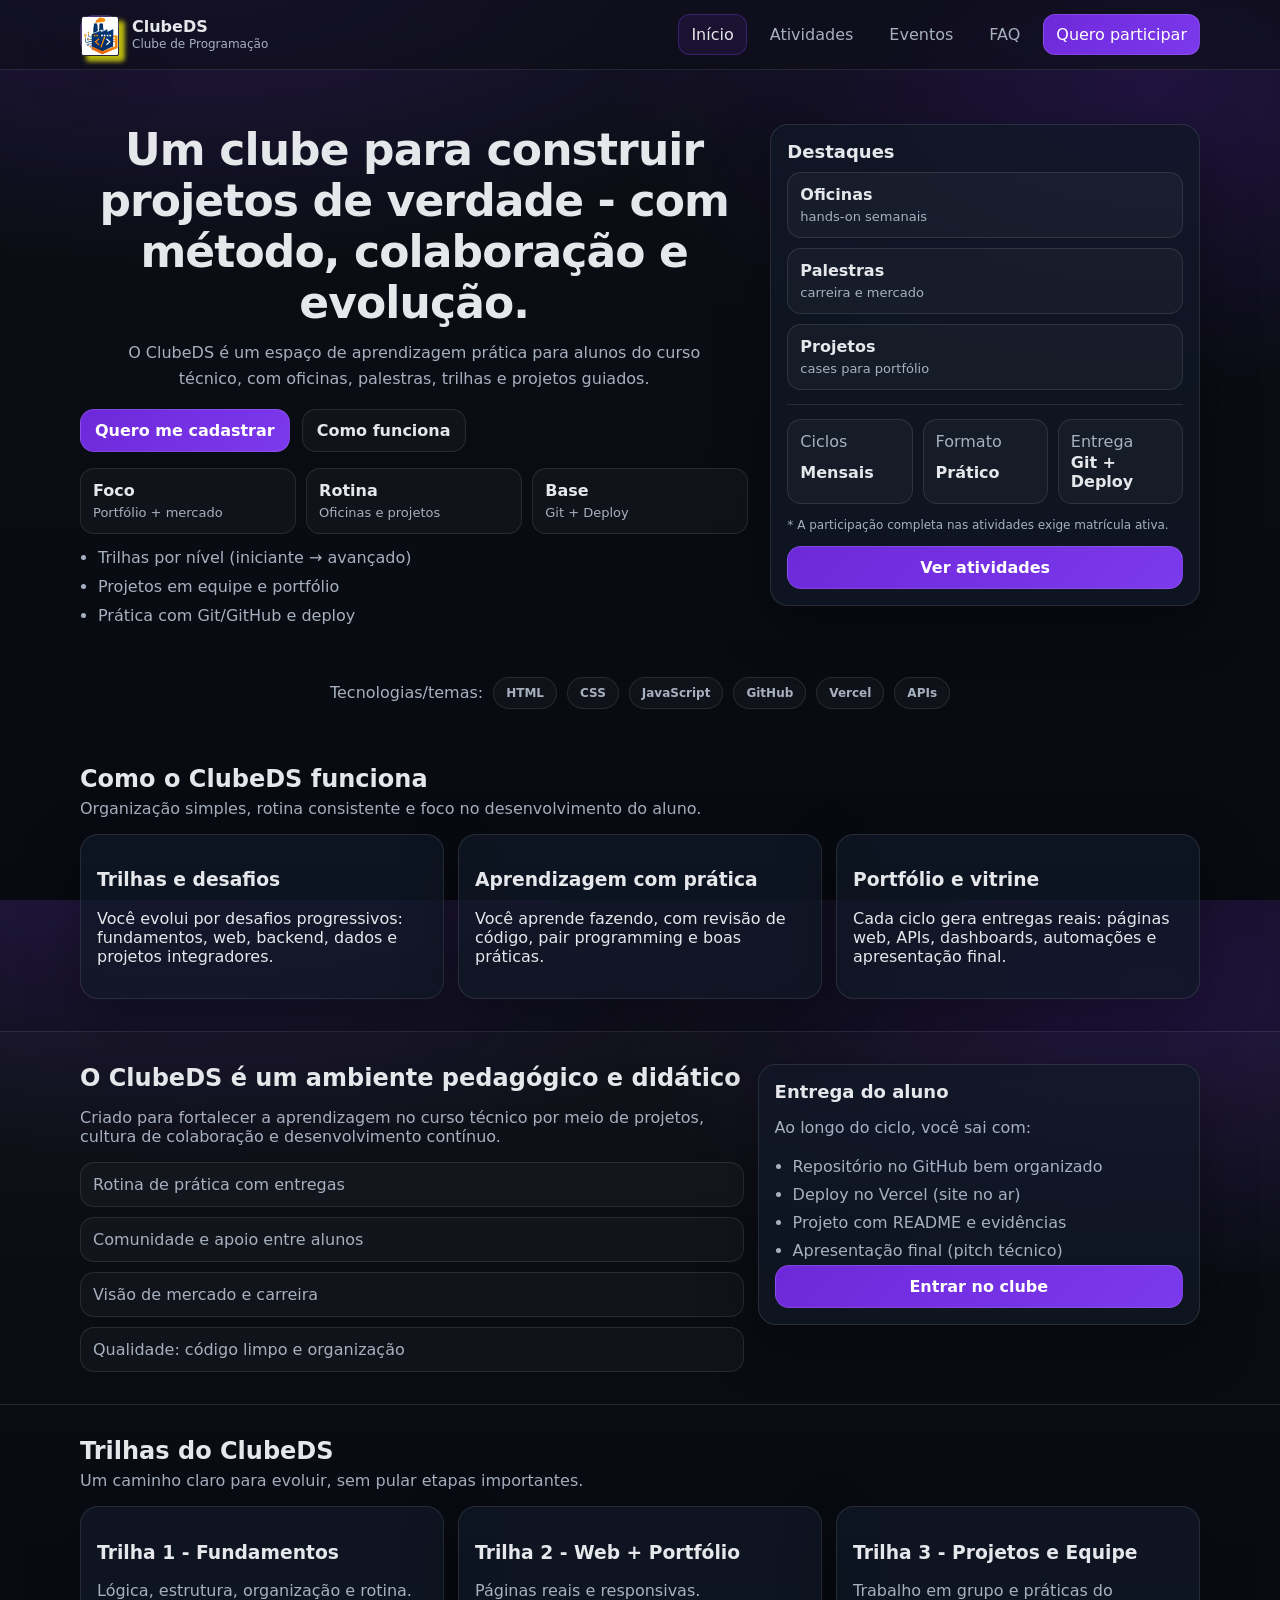
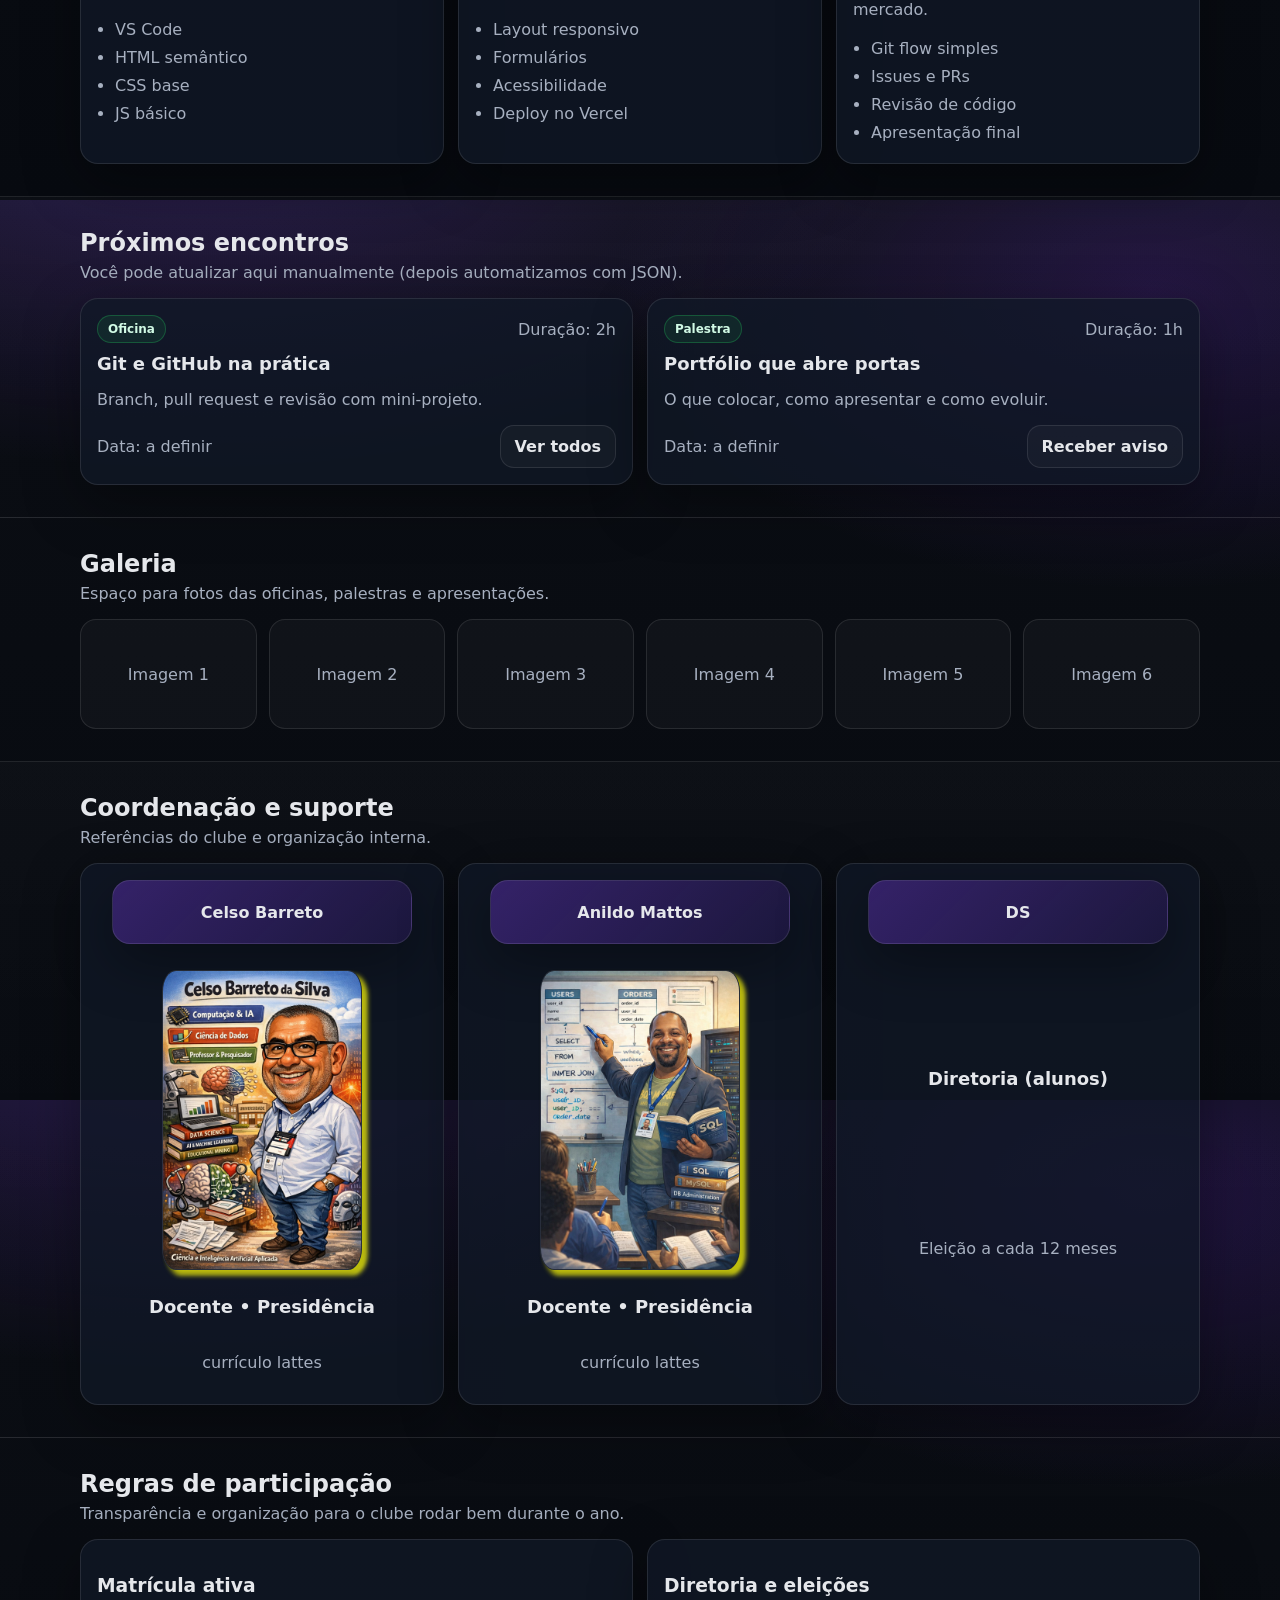
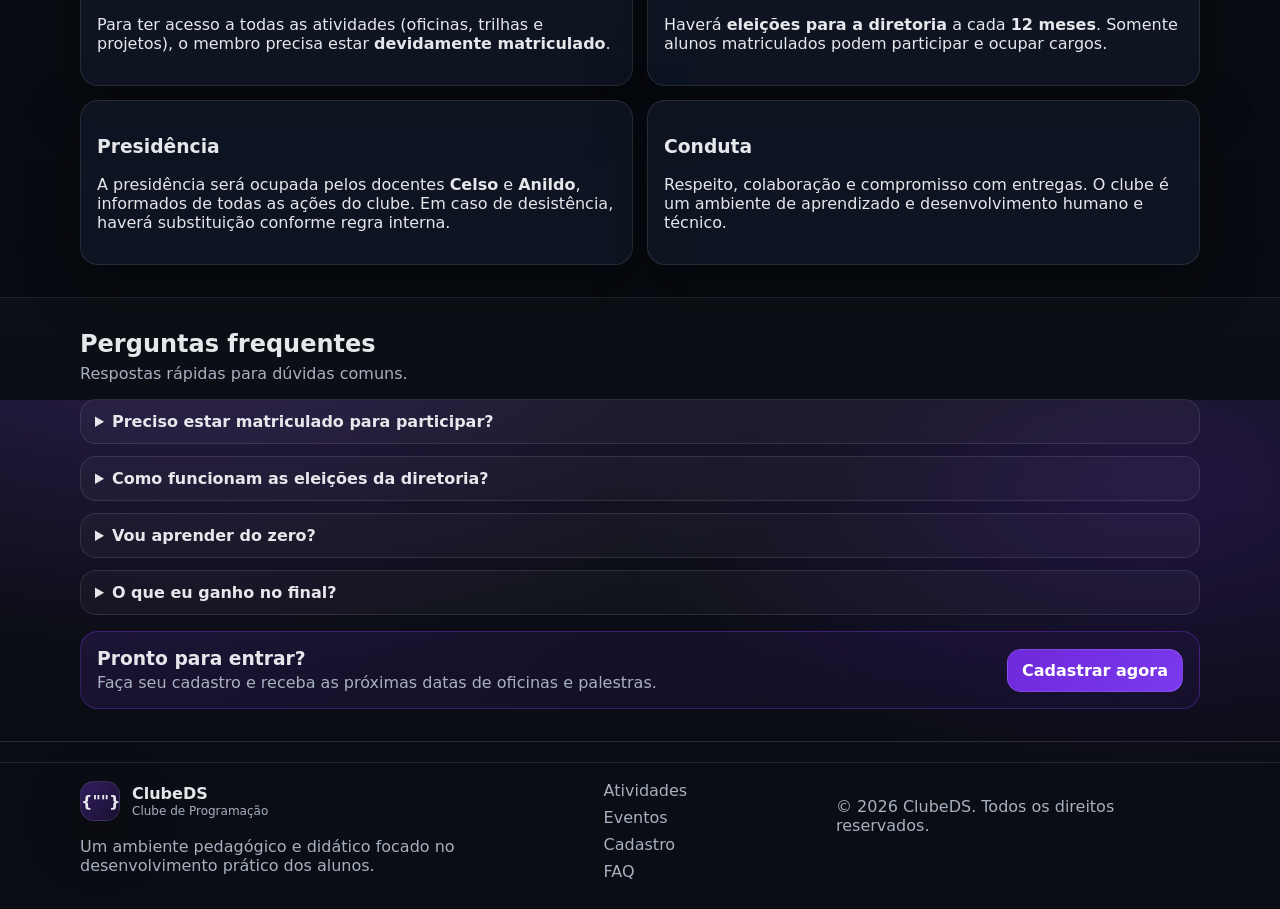
<file: index.html>
<!doctype html>
<html lang="pt-br">
<head>
  <meta charset="utf-8" />
  <meta name="viewport" content="width=device-width, initial-scale=1" />
  <title>ClubeDS — Clube de Programação</title>
  <meta name="description" content="Clube de programação para alunos matriculados — projetos, oficinas, palestras e desenvolvimento prático." />
  <link rel="stylesheet" href=" css/style.css" />
</head>

<body>
  <a class="skip" href="#conteudo">Pular para o conteúdo</a>

  <header class="header">
    <div class="container header__inner">
      <a class="brand" href="index.html" aria-label="Página inicial ClubeDS">
        <!--<span class="brand__logo" aria-hidden="true">{"</>"}</span>-->
        <span class="brand__logo" aria-hidden="true">
          <img src="img/logo2.png" alt="Logo ClubeDS">
        </span>
        <span class="brand__text">
          <strong>ClubeDS</strong>
          <small>Clube de Programação</small>
        </span>
      </a>

      <button class="nav__toggle" aria-label="Abrir menu" aria-expanded="false" data-menu-toggle>
        <span class="nav__toggle-lines" aria-hidden="true"></span>
      </button>

      <nav class="nav" data-menu>
        <a href="index.html" class="nav__link is-active">Início</a>
        <a href="atividades.html" class="nav__link">Atividades</a>
        <a href="eventos.html" class="nav__link">Eventos</a>
        <a href="#faq" class="nav__link">FAQ</a>
        <a href="cadastro.html" class="nav__link nav__cta">Quero participar</a>
      </nav>
    </div>
  </header>

  <main id="conteudo">
    <!-- HERO -->
    <section class="hero">
      <div class="container hero__grid">
        <div class="hero__content">
          <!--<p class="badge">Ambiente pedagógico • prática real • mentoria</p>-->
          <center>
          <h1>Um clube para construir projetos de verdade - com método, colaboração e evolução.</h1>
          <p class="hero__lead">
            O ClubeDS é um espaço de aprendizagem prática para alunos do curso técnico,
            com oficinas, palestras, trilhas e projetos guiados.
          </p>
          </center>
          <div class="hero__actions">
            <a class="btn btn--primary" href="cadastro.html">Quero me cadastrar</a>
            <a class="btn btn--ghost" href="#como-funciona">Como funciona</a>
          </div>

          <div class="hero__mini">
            <div class="mini">
              <strong>Foco</strong>
              <span>Portfólio + mercado</span>
            </div>
            <div class="mini">
              <strong>Rotina</strong>
              <span>Oficinas e projetos</span>
            </div>
            <div class="mini">
              <strong>Base</strong>
              <span>Git + Deploy</span>
            </div>
          </div>

          <ul class="hero__bullets">
            <li>Trilhas por nível (iniciante → avançado)</li>
            <li>Projetos em equipe e portfólio</li>
            <li>Prática com Git/GitHub e deploy</li>
          </ul>
        </div>

        <!-- CARD LATERAL -->
        <div class="hero__card">
          <div class="card">
            <h2 class="card__title">Destaques</h2>

            <div class="kpis">
              <div class="kpi">
                <strong>Oficinas</strong>
                <span>hands-on semanais</span>
              </div>
              <div class="kpi">
                <strong>Palestras</strong>
                <span>carreira e mercado</span>
              </div>
              <div class="kpi">
                <strong>Projetos</strong>
                <span>cases para portfólio</span>
              </div>
            </div>

            <hr class="sep" />

            <div class="stats">
              <div class="stat">
                <span class="muted">Ciclos</span>
                <strong>Mensais</strong>
              </div>
              <div class="stat">
                <span class="muted">Formato</span>
                <strong>Prático</strong>
              </div>
              <div class="stat">
                <span class="muted">Entrega</span>
                <strong>Git + Deploy</strong>
              </div>
            </div>

            <p class="muted tiny">
              * A participação completa nas atividades exige matrícula ativa.
            </p>

            <a class="btn btn--primary btn--block" href="atividades.html">Ver atividades</a>
          </div>
        </div>
      </div>
    </section>

    <!-- MARCAS / PARCEIROS (placeholder) -->
    <section class="section section--thin">
      <div class="container">
        <div class="logos">
          <span class="muted">Tecnologias/temas:</span>
          <span class="logo-pill">HTML</span>
          <span class="logo-pill">CSS</span>
          <span class="logo-pill">JavaScript</span>
          <span class="logo-pill">GitHub</span>
          <span class="logo-pill">Vercel</span>
          <span class="logo-pill">APIs</span>
        </div>
      </div>
    </section>

    <!-- COMO FUNCIONA -->
    <section id="como-funciona" class="section">
      <div class="container">
        <header class="section__header">
          <h2>Como o ClubeDS funciona</h2>
          <p>Organização simples, rotina consistente e foco no desenvolvimento do aluno.</p>
        </header>

        <div class="grid grid--3">
          <article class="card">
            <h3>Trilhas e desafios</h3>
            <p>
              Você evolui por desafios progressivos: fundamentos, web, backend,
              dados e projetos integradores.
            </p>
          </article>

          <article class="card">
            <h3>Aprendizagem com prática</h3>
            <p>
              Você aprende fazendo, com revisão de código, pair programming e
              boas práticas.
            </p>
          </article>

          <article class="card">
            <h3>Portfólio e vitrine</h3>
            <p>
              Cada ciclo gera entregas reais: páginas web, APIs, dashboards,
              automações e apresentação final.
            </p>
          </article>
        </div>
      </div>
    </section>

    <!-- SOBRE / MISSÃO -->
    <section class="section section--alt">
      <div class="container">
        <div class="split">
          <div class="split__content">
            <h2>O ClubeDS é um ambiente pedagógico e didático</h2>
            <p class="muted">
              Criado para fortalecer a aprendizagem no curso técnico por meio de projetos,
              cultura de colaboração e desenvolvimento contínuo.
            </p>

            <div class="checks">
              <div class="check">Rotina de prática com entregas</div>
              <div class="check">Comunidade e apoio entre alunos</div>
              <div class="check">Visão de mercado e carreira</div>
              <div class="check">Qualidade: código limpo e organização</div>
            </div>
          </div>

          <div class="split__card card">
            <h3 class="card__title">Entrega do aluno</h3>
            <p class="muted">Ao longo do ciclo, você sai com:</p>
            <ul class="list">
              <li>Repositório no GitHub bem organizado</li>
              <li>Deploy no Vercel (site no ar)</li>
              <li>Projeto com README e evidências</li>
              <li>Apresentação final (pitch técnico)</li>
            </ul>
            <a class="btn btn--primary btn--block" href="cadastro.html">Entrar no clube</a>
          </div>
        </div>
      </div>
    </section>

    <!-- TRILHAS -->
    <section class="section">
      <div class="container">
        <header class="section__header">
          <h2>Trilhas do ClubeDS</h2>
          <p>Um caminho claro para evoluir, sem pular etapas importantes.</p>
        </header>

        <div class="grid grid--3">
          <article class="card">
            <h3>Trilha 1 - Fundamentos</h3>
            <p class="muted">Lógica, estrutura, organização e rotina.</p>
            <ul class="list">
              <li>VS Code</li>
              <li>HTML semântico</li>
              <li>CSS base</li>
              <li>JS básico</li>
            </ul>
          </article>

          <article class="card">
            <h3>Trilha 2 - Web + Portfólio</h3>
            <p class="muted">Páginas reais e responsivas.</p>
            <ul class="list">
              <li>Layout responsivo</li>
              <li>Formulários</li>
              <li>Acessibilidade</li>
              <li>Deploy no Vercel</li>
            </ul>
          </article>

          <article class="card">
            <h3>Trilha 3 - Projetos e Equipe</h3>
            <p class="muted">Trabalho em grupo e práticas do mercado.</p>
            <ul class="list">
              <li>Git flow simples</li>
              <li>Issues e PRs</li>
              <li>Revisão de código</li>
              <li>Apresentação final</li>
            </ul>
          </article>
        </div>
      </div>
    </section>

    <!-- CALENDÁRIO / PRÓXIMOS ENCONTROS (HOME) -->
    <section class="section section--alt">
      <div class="container">
        <header class="section__header">
          <h2>Próximos encontros</h2>
          <p>Você pode atualizar aqui manualmente (depois automatizamos com JSON).</p>
        </header>

        <div class="grid grid--2">
          <article class="card event">
            <div class="event__meta">
              <span class="pill">Oficina</span>
              <span class="muted">Duração: 2h</span>
            </div>
            <h3 class="card__title">Git e GitHub na prática</h3>
            <p class="muted">Branch, pull request e revisão com mini-projeto.</p>
            <div class="event__footer">
              <span class="muted">Data: a definir</span>
              <a class="btn btn--ghost" href="eventos.html">Ver todos</a>
            </div>
          </article>

          <article class="card event">
            <div class="event__meta">
              <span class="pill">Palestra</span>
              <span class="muted">Duração: 1h</span>
            </div>
            <h3 class="card__title">Portfólio que abre portas</h3>
            <p class="muted">O que colocar, como apresentar e como evoluir.</p>
            <div class="event__footer">
              <span class="muted">Data: a definir</span>
              <a class="btn btn--ghost" href="cadastro.html">Receber aviso</a>
            </div>
          </article>
        </div>
      </div>
    </section>

    <!-- GALERIA (HOME) -->
    <section class="section">
      <div class="container">
        <header class="section__header">
          <h2>Galeria</h2>
          <p>Espaço para fotos das oficinas, palestras e apresentações.</p>
        </header>

        <div class="gallery">
          <div class="gallery__item">Imagem 1</div>
          <div class="gallery__item">Imagem 2</div>
          <div class="gallery__item">Imagem 3</div>
          <div class="gallery__item">Imagem 4</div>
          <div class="gallery__item">Imagem 5</div>
          <div class="gallery__item">Imagem 6</div>
        </div>
      </div>
    </section>

    <!-- EQUIPE (HOME) -->
    <section class="section section--alt">
      <div class="container">
        <header class="section__header">
          <h2>Coordenação e suporte</h2>
          <p>Referências do clube e organização interna.</p>
        </header>

        <div class="grid grid--3">
          <article class="card person">
            <div class="avatar" aria-hidden="true">Celso Barreto</div>
            <center> <p> <img src="img/celso2.jpg" alt="" width="200" height="300"></p></center>
            <h3 class="card__title">Docente • Presidência</h3>
            <a href="https://lattes.cnpq.br/1499121169077928" target="_blank"><p class="muted">currículo lattes</p></a>
          </article>

          <article class="card person">
            <div class="avatar" aria-hidden="false">Anildo Mattos</div>
            <center> <p> <img src="img/anildo.jpeg" alt="" width="200" height="300"></p></center>
            <h3 class="card__title">Docente • Presidência</h3>
            <a href="https://lattes.cnpq.br/8305975929277094" target="_blank"><p class="muted">currículo lattes</p></a>
          </article>

          <article class="card person">
            <div class="avatar" aria-hidden="true">DS</div>
            <h3 class="card__title">Diretoria (alunos)</h3>
            <p class="muted">Eleição a cada 12 meses</p>
          </article>
        </div>
      </div>
    </section>

    <!-- REGRAS (HOME) -->
    <section class="section">
      <div class="container">
        <header class="section__header">
          <h2>Regras de participação</h2>
          <p>Transparência e organização para o clube rodar bem durante o ano.</p>
        </header>

        <div class="grid grid--2">
          <div class="card">
            <h3>Matrícula ativa</h3>
            <p>
              Para ter acesso a todas as atividades (oficinas, trilhas e projetos),
              o membro precisa estar <strong>devidamente matriculado</strong>.
            </p>
          </div>

          <div class="card">
            <h3>Diretoria e eleições</h3>
            <p>
              Haverá <strong>eleições para a diretoria</strong> a cada <strong>12 meses</strong>.
              Somente alunos matriculados podem participar e ocupar cargos.
            </p>
          </div>

          <div class="card">
            <h3>Presidência</h3>
            <p>
              A presidência será ocupada pelos docentes <strong>Celso</strong> e <strong>Anildo</strong>,
              informados de todas as ações do clube. Em caso de desistência, haverá substituição conforme regra interna.
            </p>
          </div>

          <div class="card">
            <h3>Conduta</h3>
            <p>
              Respeito, colaboração e compromisso com entregas. O clube é um ambiente
              de aprendizado e desenvolvimento humano e técnico.
            </p>
          </div>
        </div>
      </div>
    </section>

    <!-- FAQ -->
    <section id="faq" class="section section--alt">
      <div class="container">
        <header class="section__header">
          <h2>Perguntas frequentes</h2>
          <p>Respostas rápidas para dúvidas comuns.</p>
        </header>

        <div class="faq">
          <details class="faq__item">
            <summary>Preciso estar matriculado para participar?</summary>
            <p class="muted">Para acesso completo às atividades, sim. Você pode acompanhar comunicados, mas a participação integral exige matrícula ativa.</p>
          </details>

          <details class="faq__item">
            <summary>Como funcionam as eleições da diretoria?</summary>
            <p class="muted">A cada 12 meses. Apenas alunos matriculados podem participar do processo e ocupar cargos.</p>
          </details>

          <details class="faq__item">
            <summary>Vou aprender do zero?</summary>
            <p class="muted">Sim. As trilhas começam do básico e evoluem por projetos, sem pular fundamentos.</p>
          </details>

          <details class="faq__item">
            <summary>O que eu ganho no final?</summary>
            <p class="muted">Um portfólio com projetos publicados (deploy), repositórios organizados e vivência de práticas do mercado.</p>
          </details>
        </div>

        <div class="cta">
          <div class="cta__content">
            <h3>Pronto para entrar?</h3>
            <p>Faça seu cadastro e receba as próximas datas de oficinas e palestras.</p>
          </div>
          <a class="btn btn--primary" href="cadastro.html">Cadastrar agora</a>
        </div>
      </div>
    </section>
  </main>

  <footer class="footer">
    <div class="container footer__grid">
      <div>
        <div class="brand brand--footer">
          <span class="brand__logo" aria-hidden="true">{"</>"}</span>
          <span class="brand__text">
            <strong>ClubeDS</strong>
            <small>Clube de Programação</small>
          </span>
        </div>
        <p class="muted">
          Um ambiente pedagógico e didático focado no desenvolvimento prático dos alunos.
        </p>
      </div>

      <div class="footer__links">
        <a href="atividades.html">Atividades</a>
        <a href="eventos.html">Eventos</a>
        <a href="cadastro.html">Cadastro</a>
        <a href="#faq">FAQ</a>
      </div>

      <div class="footer__meta muted">
        <p>© <span data-year></span> ClubeDS. Todos os direitos reservados.</p>
      </div>
    </div>
  </footer>

  <script src="js/main.js"></script>
</body>
</html>
</file>
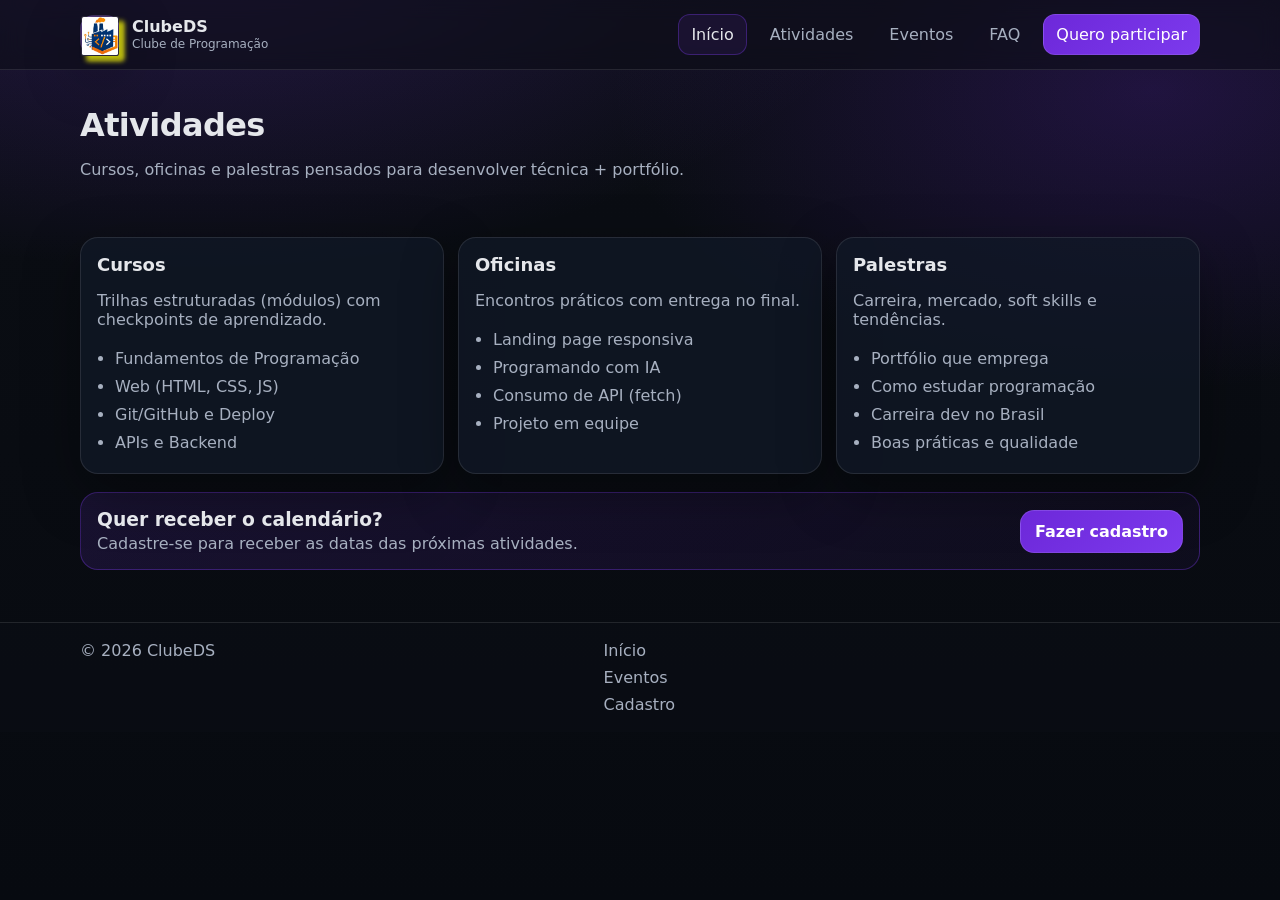
<file: atividades.html>
<!doctype html>
<html lang="pt-br">
<head>
  <meta charset="utf-8" />
  <meta name="viewport" content="width=device-width, initial-scale=1" />
  <title>Atividades — ClubeDS</title>
  <meta name="description" content="Cursos, oficinas e palestras do ClubeDS." />
  <link rel="stylesheet" href="css/style.css" />
</head>
<body>
  <header class="header">
    <div class="container header__inner">
      <a class="brand" href="index.html">
         <!--<span class="brand__logo" aria-hidden="true">{"</>"}</span>-->
        <span class="brand__logo" aria-hidden="true">
          <img src="img/logo2.png" alt="Logo ClubeDS">
        </span>
        <span class="brand__text"><strong>ClubeDS</strong><small>Clube de Programação</small></span>
      </a>

      <button class="nav__toggle" aria-label="Abrir menu" aria-expanded="false" data-menu-toggle>
        <span class="nav__toggle-lines" aria-hidden="true"></span>
      </button>

            <nav class="nav" data-menu>
        <a href="index.html" class="nav__link is-active">Início</a>
        <a href="atividades.html" class="nav__link">Atividades</a>
        <a href="eventos.html" class="nav__link">Eventos</a>
        <a href="#faq" class="nav__link">FAQ</a>
        <a href="cadastro.html" class="nav__link nav__cta">Quero participar</a>
      </nav>

    </div>
  </header>

  <main>
    <section class="pagehead">
      <div class="container">
        <h1>Atividades</h1>
        <p class="muted">Cursos, oficinas e palestras pensados para desenvolver técnica + portfólio.</p>
      </div>
    </section>

    <section class="section">
      <div class="container">
        <div class="grid grid--3">
          <article class="card">
            <h2 class="card__title">Cursos</h2>
            <p class="muted">Trilhas estruturadas (módulos) com checkpoints de aprendizado.</p>
            <ul class="list">
              <li>Fundamentos de Programação</li>
              <li>Web (HTML, CSS, JS)</li>
              <li>Git/GitHub e Deploy</li>
              <li>APIs e Backend</li>
            </ul>
          </article>

          <article class="card">
            <h2 class="card__title">Oficinas</h2>
            <p class="muted">Encontros práticos com entrega no final.</p>
            <ul class="list">
              <li>Landing page responsiva</li>
              <li>Programando com IA</li>
              <li>Consumo de API (fetch)</li>
              <li>Projeto em equipe</li>
            </ul>
          </article>

          <article class="card">
            <h2 class="card__title">Palestras</h2>
            <p class="muted">Carreira, mercado, soft skills e tendências.</p>
            <ul class="list">
              <li>Portfólio que emprega</li>
              <li>Como estudar programação</li>
              <li>Carreira dev no Brasil</li>
              <li>Boas práticas e qualidade</li>
            </ul>
          </article>
        </div>

        <div class="cta cta--compact">
          <div class="cta__content">
            <h3>Quer receber o calendário?</h3>
            <p>Cadastre-se para receber as datas das próximas atividades.</p>
          </div>
          <a class="btn btn--primary" href="cadastro.html">Fazer cadastro</a>
        </div>
      </div>
    </section>
  </main>

  <footer class="footer">
    <div class="container footer__grid">
      <div class="muted">© <span data-year></span> ClubeDS</div>
      <div class="footer__links">
        <a href="index.html">Início</a>
        <a href="eventos.html">Eventos</a>
        <a href="cadastro.html">Cadastro</a>
      </div>
    </div>
  </footer>

  <script src="js/main.js"></script>
</body>
</html>
</file>
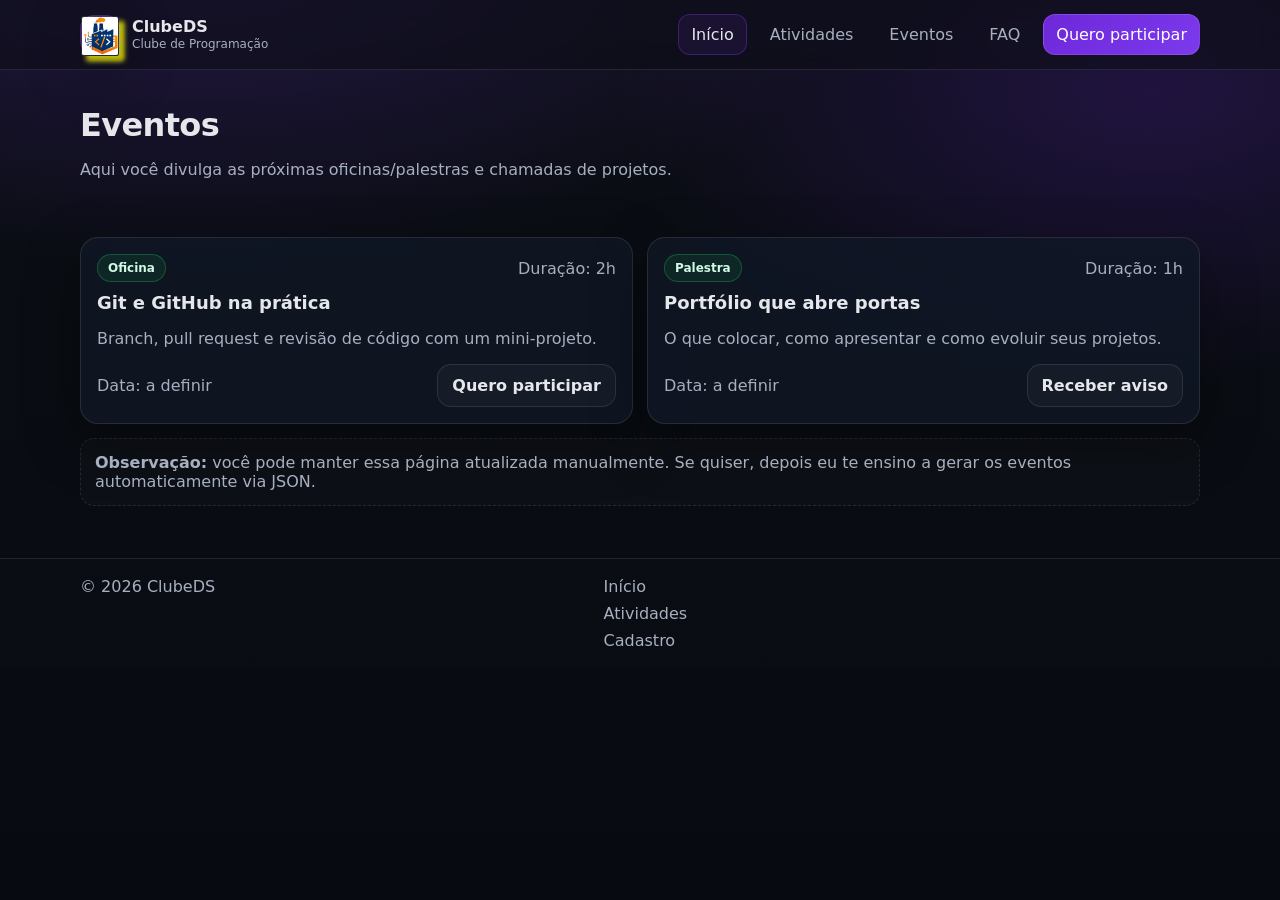
<file: eventos.html>
<!doctype html>
<html lang="pt-br">
<head>
  <meta charset="utf-8" />
  <meta name="viewport" content="width=device-width, initial-scale=1" />
  <title>Eventos — ClubeDS</title>
  <meta name="description" content="Calendário e próximos encontros do ClubeDS." />
  <link rel="stylesheet" href="css/style.css" />
</head>
<body>
  <header class="header">
    <div class="container header__inner">
      <a class="brand" href="index.html">
         <!--<span class="brand__logo" aria-hidden="true">{"</>"}</span>-->
        <span class="brand__logo" aria-hidden="true">
          <img src="img/logo2.png" alt="Logo ClubeDS">
        </span>
        <span class="brand__text"><strong>ClubeDS</strong><small>Clube de Programação</small></span>
      </a>

      <button class="nav__toggle" aria-label="Abrir menu" aria-expanded="false" data-menu-toggle>
        <span class="nav__toggle-lines" aria-hidden="true"></span>
      </button>

    <nav class="nav" data-menu>
        <a href="index.html" class="nav__link is-active">Início</a>
        <a href="atividades.html" class="nav__link">Atividades</a>
        <a href="eventos.html" class="nav__link">Eventos</a>
        <a href="#faq" class="nav__link">FAQ</a>
        <a href="cadastro.html" class="nav__link nav__cta">Quero participar</a>
      </nav>
    </div>
  </header>

  <main>
    <section class="pagehead">
      <div class="container">
        <h1>Eventos</h1>
        <p class="muted">Aqui você divulga as próximas oficinas/palestras e chamadas de projetos.</p>
      </div>
    </section>

    <section class="section">
      <div class="container">
        <div class="grid grid--2">
          <article class="card event">
            <div class="event__meta">
              <span class="pill">Oficina</span>
              <span class="muted">Duração: 2h</span>
            </div>
            <h2 class="card__title">Git e GitHub na prática</h2>
            <p class="muted">Branch, pull request e revisão de código com um mini-projeto.</p>
            <div class="event__footer">
              <span class="muted">Data: a definir</span>
              <a class="btn btn--ghost" href="cadastro.html">Quero participar</a>
            </div>
          </article>

          <article class="card event">
            <div class="event__meta">
              <span class="pill">Palestra</span>
              <span class="muted">Duração: 1h</span>
            </div>
            <h2 class="card__title">Portfólio que abre portas</h2>
            <p class="muted">O que colocar, como apresentar e como evoluir seus projetos.</p>
            <div class="event__footer">
              <span class="muted">Data: a definir</span>
              <a class="btn btn--ghost" href="cadastro.html">Receber aviso</a>
            </div>
          </article>
        </div>

        <div class="note">
          <strong>Observação:</strong> você pode manter essa página atualizada manualmente.
          Se quiser, depois eu te ensino a gerar os eventos automaticamente via JSON.
        </div>
      </div>
    </section>
  </main>

  <footer class="footer">
    <div class="container footer__grid">
      <div class="muted">© <span data-year></span> ClubeDS</div>
      <div class="footer__links">
        <a href="index.html">Início</a>
        <a href="atividades.html">Atividades</a>
        <a href="cadastro.html">Cadastro</a>
      </div>
    </div>
  </footer>

  <script src="js/main.js"></script>
</body>
</html>
</file>
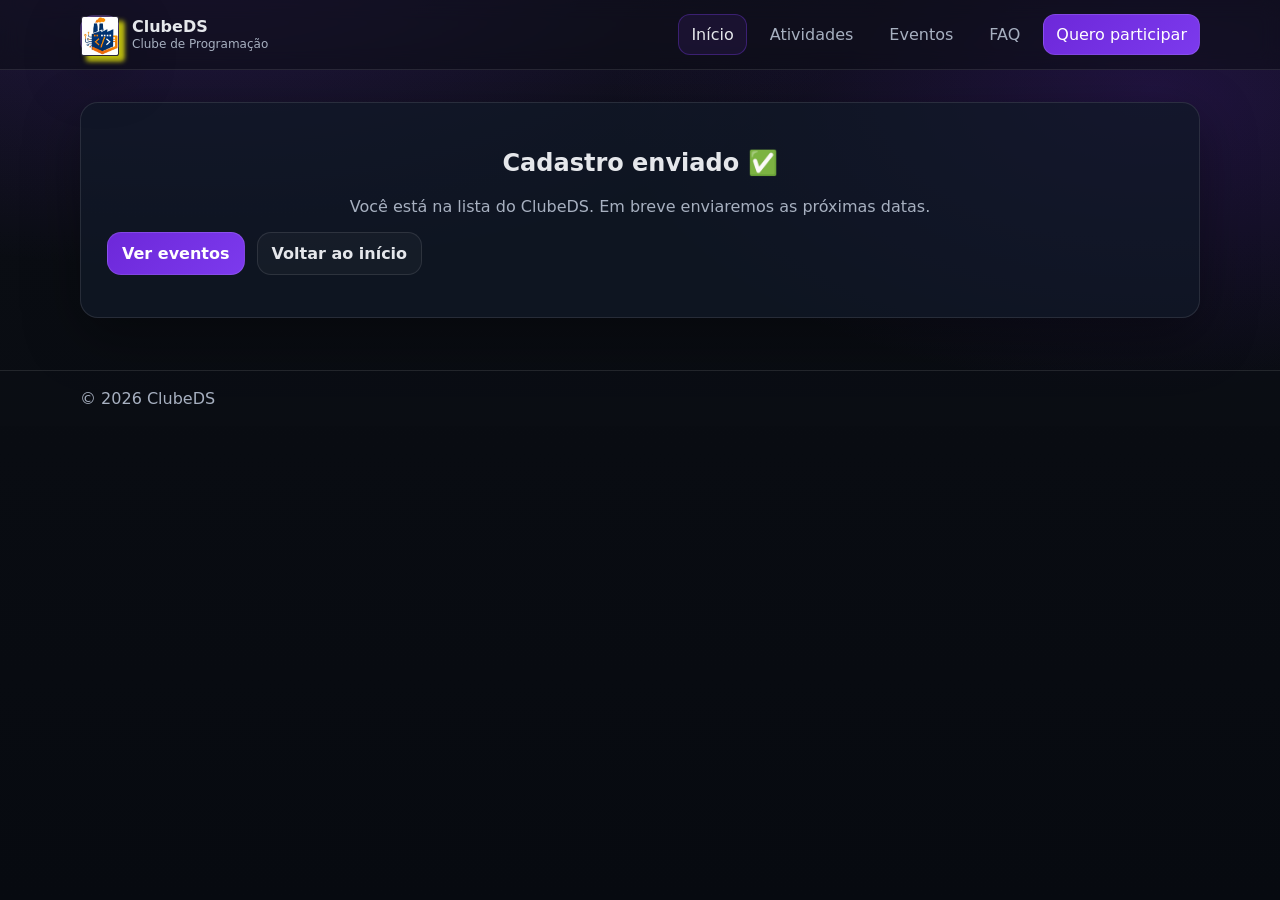
<file: obrigado.html>
<!doctype html>
<html lang="pt-br">
<head>
  <meta charset="utf-8" />
  <meta name="viewport" content="width=device-width, initial-scale=1" />
  <title>Cadastro enviado — ClubeDS</title>
  <link rel="stylesheet" href="css/style.css" />
</head>
<body>
  <header class="header">
    <div class="container header__inner">
      <a class="brand" href="index.html">
         <!--<span class="brand__logo" aria-hidden="true">{"</>"}</span>-->
        <span class="brand__logo" aria-hidden="true">
          <img src="img/logo2.png" alt="Logo ClubeDS">
        </span>
        <span class="brand__text"><strong>ClubeDS</strong><small>Clube de Programação</small></span>
      </a>
      <nav class="nav" data-menu>
        <a href="index.html" class="nav__link is-active">Início</a>
        <a href="atividades.html" class="nav__link">Atividades</a>
        <a href="eventos.html" class="nav__link">Eventos</a>
        <a href="#faq" class="nav__link">FAQ</a>
        <a href="cadastro.html" class="nav__link nav__cta">Quero participar</a>
      </nav>

    </div>
  </header>

  <main>
    <section class="section">
      <div class="container">
        <div class="card center">
          <h1>Cadastro enviado ✅</h1>
          <p class="muted">Você está na lista do ClubeDS. Em breve enviaremos as próximas datas.</p>
          <div class="hero__actions">
            <a class="btn btn--primary" href="eventos.html">Ver eventos</a>
            <a class="btn btn--ghost" href="index.html">Voltar ao início</a>
          </div>
        </div>
      </div>
    </section>
  </main>

  <footer class="footer">
    <div class="container footer__grid">
      <div class="muted">© <span data-year></span> ClubeDS</div>
    </div>
  </footer>

  <script src="js/main.js"></script>
</body>
</html>
</file>
<file: css/style.css>
:root{
  --bg: #0b0e14;
  --bg-2:#0f1420;
  --card:#111827;
  --text:#e5e7eb;
  --muted:#a7b0c0;
  --line: rgba(255,255,255,.10);
  --primary:#6d28d9;
  --primary-2:#7c3aed;
  --ok:#22c55e;

  --radius: 18px;
  --shadow: 0 18px 55px rgba(0,0,0,.35);

  --max: 1120px;
  --pad: 18px;
  --font: ui-sans-serif, system-ui, -apple-system, Segoe UI, Roboto, Arial, "Apple Color Emoji","Segoe UI Emoji";
}

*{ box-sizing: border-box; }
html,body{ height: 100%; }
body{
  margin:0;
  font-family: var(--font);
  color: var(--text);
  background:
    radial-gradient(1200px 600px at 15% -10%, rgba(124,58,237,.25), transparent 60%),
    radial-gradient(900px 500px at 90% 10%, rgba(109,40,217,.22), transparent 60%),
    linear-gradient(180deg, var(--bg) 0%, #070a10 100%);
}

a{ color: inherit; text-decoration: none; }
img{ 
  max-width: 100%; 
  display:block; 
  border-radius: 7%; 
  border: 1px solid var(--line); 
  box-shadow: 2px 3px 3px 1px rgba(0, 0, 0, 0.2), 5px 5px 5px #ee1;

}

strong{ font-weight: 700; }

.container{
  width: min(var(--max), calc(100% - 2*var(--pad)));
  margin: 0 auto;
}

.skip{
  position:absolute;
  left:-9999px;
  top:auto;
  width:1px;height:1px;
  overflow:hidden;
}
.skip:focus{
  left: var(--pad);
  top: var(--pad);
  width:auto;height:auto;
  padding:10px 12px;
  background: var(--card);
  border: 1px solid var(--line);
  border-radius: 12px;
  z-index: 999;
}

.header{
  position: sticky;
  top: 0;
  z-index: 20;
  backdrop-filter: blur(10px);
  background: rgba(11,14,20,.55);
  border-bottom: 1px solid var(--line);
}
.header__inner{
  display:flex;
  align-items:center;
  justify-content:space-between;
  gap: 12px;
  padding: 14px 0;
}

.brand{
  display:flex;
  align-items:center;
  gap: 12px;
}
.brand__logo{
  width: 40px;
  height: 40px;
  display:grid;
  place-items:center;
  border-radius: 14px;
  background: linear-gradient(135deg, rgba(124,58,237,.35), rgba(109,40,217,.15));
  border: 1px solid var(--line);
  box-shadow: var(--shadow);
  font-weight: 800;
}
.brand__text{ display:flex; flex-direction:column; line-height: 1.1; }
.brand__text small{ color: var(--muted); font-size: 12px; margin-top: 2px; }

.nav{
  display:flex;
  align-items:center;
  gap: 10px;
}
.nav__link{
  padding: 10px 12px;
  border-radius: 12px;
  color: var(--muted);
  border: 1px solid transparent;
}
.nav__link:hover{
  color: var(--text);
  border-color: var(--line);
  background: rgba(255,255,255,.03);
}
.nav__link.is-active{
  color: var(--text);
  background: rgba(124,58,237,.10);
  border-color: rgba(124,58,237,.35);
}
.nav__cta{
  color: #fff;
  background: linear-gradient(135deg, var(--primary), var(--primary-2));
  border-color: rgba(255,255,255,.12);
}
.nav__cta:hover{ filter: brightness(1.05); }

.nav__toggle{
  display:none;
  width: 44px; height: 44px;
  border-radius: 14px;
  border: 1px solid var(--line);
  background: rgba(255,255,255,.03);
  color: var(--text);
}
.nav__toggle-lines{
  display:block;
  width: 18px;
  height: 2px;
  background: currentColor;
  margin: 0 auto;
  position: relative;
}
.nav__toggle-lines::before,
.nav__toggle-lines::after{
  content:"";
  position:absolute;
  left: 0;
  width: 18px;
  height: 2px;
  background: currentColor;
}
.nav__toggle-lines::before{ top: -6px; }
.nav__toggle-lines::after{ top: 6px; }

.hero{
  padding: 54px 0 22px;
}
.hero__grid{
  display:grid;
  grid-template-columns: 1.4fr .9fr;
  gap: 22px;
  align-items: start;
}
.badge{
  display:inline-flex;
  align-items:center;
  gap: 8px;
  padding: 8px 12px;
  border-radius: 999px;
  border: 1px solid var(--line);
  background: rgba(255,255,255,.03);
  color: var(--muted);
  font-size: 12px;
  margin: 0 0 14px;
}
.hero h1{
  margin: 0 0 12px;
  font-size: clamp(28px, 4vw, 44px);
  letter-spacing: -0.02em;
}
.hero__lead{
  margin: 0 0 18px;
  color: var(--muted);
  font-size: 16px;
  line-height: 1.6;
  max-width: 58ch;
}
.hero__actions{
  display:flex;
  gap: 12px;
  flex-wrap: wrap;
  margin-bottom: 16px;
}
.hero__bullets{
  margin: 0;
  padding-left: 18px;
  color: var(--muted);
  line-height: 1.8;
}

.section{
  padding: 32px 0;
}
.section--alt{
  background: linear-gradient(180deg, rgba(255,255,255,.02), transparent 70%);
  border-top: 1px solid var(--line);
  border-bottom: 1px solid var(--line);
}
.section__header{
  margin-bottom: 16px;
}
.section__header h2{
  margin: 0 0 6px;
  font-size: 24px;
}
.section__header p{
  margin:0;
  color: var(--muted);
}

.pagehead{
  padding: 36px 0 10px;
}
.pagehead h1{ margin:0 0 6px; font-size: 32px; letter-spacing: -0.02em; }
.muted{ color: var(--muted); }
.tiny{ font-size: 12px; line-height: 1.5; }

.grid{
  display:grid;
  gap: 14px;
}
.grid--2{ grid-template-columns: repeat(2, minmax(0, 1fr)); }
.grid--3{ grid-template-columns: repeat(3, minmax(0, 1fr)); }

.card{
  background: rgba(17,24,39,.75);
  border: 1px solid var(--line);
  border-radius: var(--radius);
  padding: 16px;
  box-shadow: var(--shadow);
}
.card__title{
  margin: 0 0 10px;
  font-size: 18px;
}
.center{ text-align:center; padding: 26px; }

.kpis{
  display:grid;
  gap: 10px;
}
.kpi{
  padding: 12px;
  border-radius: 14px;
  background: rgba(255,255,255,.03);
  border: 1px solid var(--line);
}
.kpi strong{ display:block; margin-bottom: 2px; }
.kpi span{ color: var(--muted); font-size: 13px; }

.sep{
  border:0;
  border-top: 1px solid var(--line);
  margin: 14px 0;
}

.btn{
  display:inline-flex;
  align-items:center;
  justify-content:center;
  gap: 8px;
  padding: 11px 14px;
  border-radius: 14px;
  border: 1px solid var(--line);
  background: rgba(255,255,255,.03);
  color: var(--text);
  font-weight: 600;
}
.btn--primary{
  background: linear-gradient(135deg, var(--primary), var(--primary-2));
  border-color: rgba(255,255,255,.12);
  color:#fff;
}
.btn--ghost:hover{ background: rgba(255,255,255,.06); }
.btn--primary:hover{ filter: brightness(1.05); }
.btn--block{ width: 100%; }

.list{ margin: 0; padding-left: 18px; color: var(--muted); line-height: 1.75; }

.cta{
  margin-top: 16px;
  padding: 16px;
  border-radius: var(--radius);
  border: 1px solid rgba(124,58,237,.35);
  background: linear-gradient(135deg, rgba(124,58,237,.14), rgba(109,40,217,.06));
  display:flex;
  align-items:center;
  justify-content:space-between;
  gap: 12px;
}
.cta--compact{ margin-top: 18px; }
.cta__content h3{ margin:0 0 4px; }
.cta__content p{ margin:0; color: var(--muted); }

.note{
  margin-top: 14px;
  padding: 14px;
  border-radius: 14px;
  border: 1px dashed var(--line);
  color: var(--muted);
  background: rgba(255,255,255,.02);
}

.event__meta{
  display:flex;
  align-items:center;
  justify-content:space-between;
  gap: 10px;
  margin-bottom: 10px;
}
.pill{
  display:inline-flex;
  padding: 6px 10px;
  border-radius: 999px;
  background: rgba(34,197,94,.10);
  border: 1px solid rgba(34,197,94,.30);
  color: #d1fae5;
  font-size: 12px;
  font-weight: 700;
}
.event__footer{
  display:flex;
  align-items:center;
  justify-content:space-between;
  gap: 10px;
  margin-top: 12px;
}

.form{ display:grid; gap: 12px; }
.field{ display:grid; gap: 6px; }
.field span{ font-weight: 600; font-size: 13px; }
.field input, .field select{
  width:100%;
  padding: 12px 12px;
  border-radius: 14px;
  border: 1px solid var(--line);
  background: rgba(255,255,255,.03);
  color: var(--text);
  outline: none;
}
.field input:focus, .field select:focus{
  border-color: rgba(124,58,237,.55);
  box-shadow: 0 0 0 3px rgba(124,58,237,.18);
}
.field__hint{ min-height: 16px; color: #fca5a5; font-size: 12px; }
.field--check{
  display:flex;
  align-items:flex-start;
  gap: 10px;
}
.field--check input{ margin-top: 3px; width: 18px; height: 18px; }

.steps{
  margin: 0;
  padding-left: 18px;
  color: var(--muted);
  line-height: 1.75;
}

.footer{
  margin-top: 20px;
  border-top: 1px solid var(--line);
  padding: 18px 0;
  background: rgba(11,14,20,.6);
}
.footer__grid{
  display:grid;
  grid-template-columns: 1.4fr .6fr 1fr;
  gap: 14px;
  align-items:start;
}
.footer__links{
  display:flex;
  flex-direction:column;
  gap: 8px;
}
.footer__links a{ color: var(--muted); }
.footer__links a:hover{ color: var(--text); }

/* Responsive */
@media (max-width: 920px){
  .hero__grid{ grid-template-columns: 1fr; }
  .grid--3{ grid-template-columns: 1fr; }
  .grid--2{ grid-template-columns: 1fr; }
  .footer__grid{ grid-template-columns: 1fr; }
}
@media (max-width: 760px){
  .nav__toggle{ display:inline-flex; align-items:center; justify-content:center; }
  .nav{
    position: absolute;
    right: var(--pad);
    top: 72px;
    display:none;
    flex-direction: column;
    width: min(360px, calc(100% - 2*var(--pad)));
    padding: 10px;
    border-radius: var(--radius);
    border: 1px solid var(--line);
    background: rgba(17,24,39,.92);
    box-shadow: var(--shadow);
  }
  .nav.is-open{ display:flex; }
  .nav__link{ width: 100%; }
  .cta{ flex-direction: column; align-items:flex-start; }
}
.section--thin{ padding: 14px 0; }

.hero__mini{
  display:grid;
  grid-template-columns: repeat(3, minmax(0, 1fr));
  gap: 10px;
  margin: 8px 0 10px;
}
.mini{
  padding: 12px;
  border-radius: 14px;
  background: rgba(255,255,255,.03);
  border: 1px solid var(--line);
}
.mini strong{ display:block; margin-bottom: 2px; }
.mini span{ color: var(--muted); font-size: 13px; }

.stats{
  display:grid;
  grid-template-columns: repeat(3, minmax(0, 1fr));
  gap: 10px;
  margin: 12px 0;
}
.stat{
  padding: 12px;
  border-radius: 14px;
  background: rgba(255,255,255,.03);
  border: 1px solid var(--line);
  display:grid;
  gap: 2px;
}

.logos{
  display:flex;
  flex-wrap: wrap;
  gap: 10px;
  align-items:center;
  justify-content:center;
  padding: 10px 0;
}
.logo-pill{
  padding: 8px 12px;
  border-radius: 999px;
  border: 1px solid var(--line);
  background: rgba(255,255,255,.03);
  color: var(--muted);
  font-size: 12px;
  font-weight: 700;
}

.split{
  display:grid;
  grid-template-columns: 1.2fr .8fr;
  gap: 14px;
  align-items: start;
}
.split__content h2{ margin: 0 0 8px; }
.checks{ display:grid; gap: 10px; margin-top: 14px; }
.check{
  padding: 12px;
  border-radius: 14px;
  border: 1px solid var(--line);
  background: rgba(255,255,255,.03);
  color: var(--muted);
}

.gallery{
  display:grid;
  grid-template-columns: repeat(6, minmax(0, 1fr));
  gap: 12px;
}
.gallery__item{
  border-radius: 16px;
  border: 1px solid var(--line);
  background: rgba(255,255,255,.03);
  min-height: 110px;
  display:grid;
  place-items:center;
  color: var(--muted);
}

.person{
  display:grid;
  gap: 10px;
  text-align: center;
}
.avatar{
  width: 300px;
  height: 64px;
  border-radius: 18px;
  margin: 0 auto;
  display:grid;
  place-items:center;
  font-weight: 900;
  background: linear-gradient(135deg, rgba(124,58,237,.35), rgba(109,40,217,.15));
  border: 1px solid var(--line);
  box-shadow: var(--shadow);
}

.faq{ display:grid; gap: 12px; }
.faq__item{
  border: 1px solid var(--line);
  background: rgba(255,255,255,.03);
  border-radius: 16px;
  padding: 12px 14px;
}
.faq__item summary{
  cursor:pointer;
  font-weight: 700;
}
.faq__item p{ margin: 10px 0 0; }

@media (max-width: 920px){
  .split{ grid-template-columns: 1fr; }
  .gallery{ grid-template-columns: repeat(2, minmax(0, 1fr)); }
}
</file>
